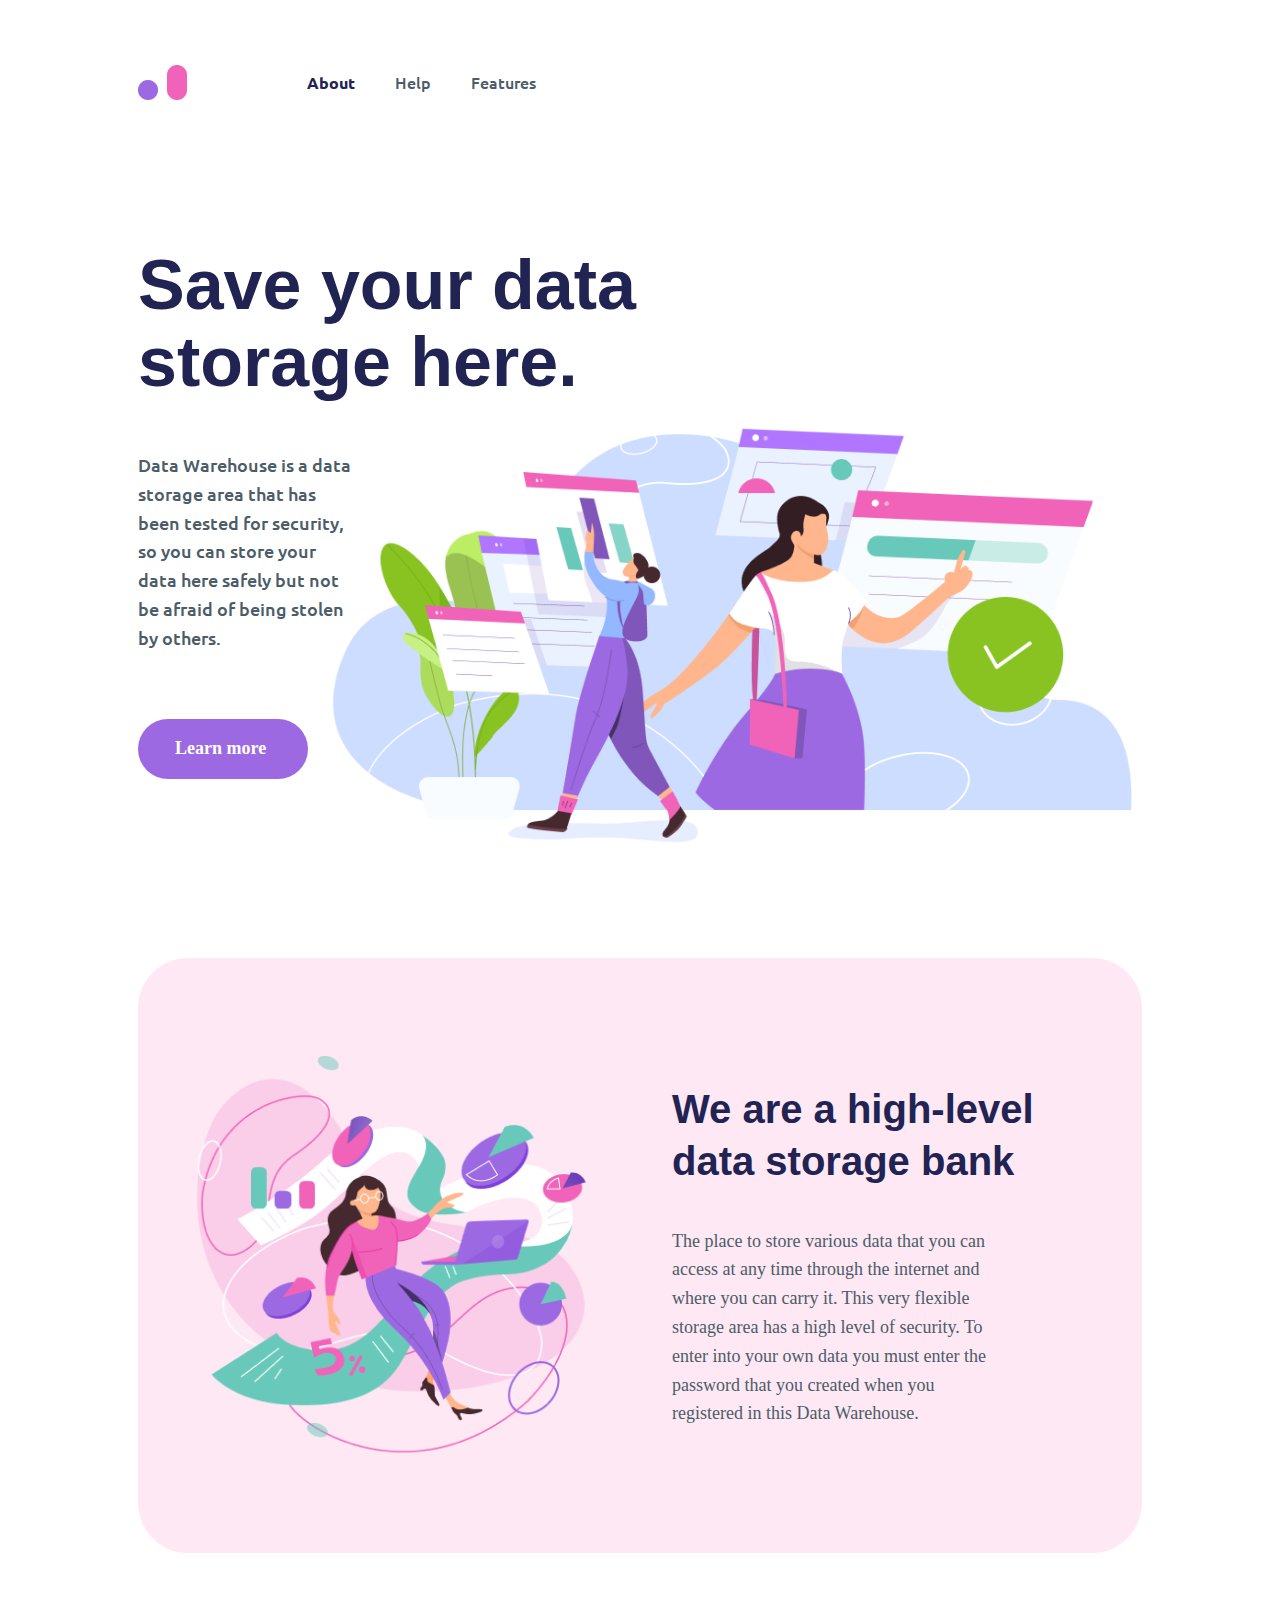
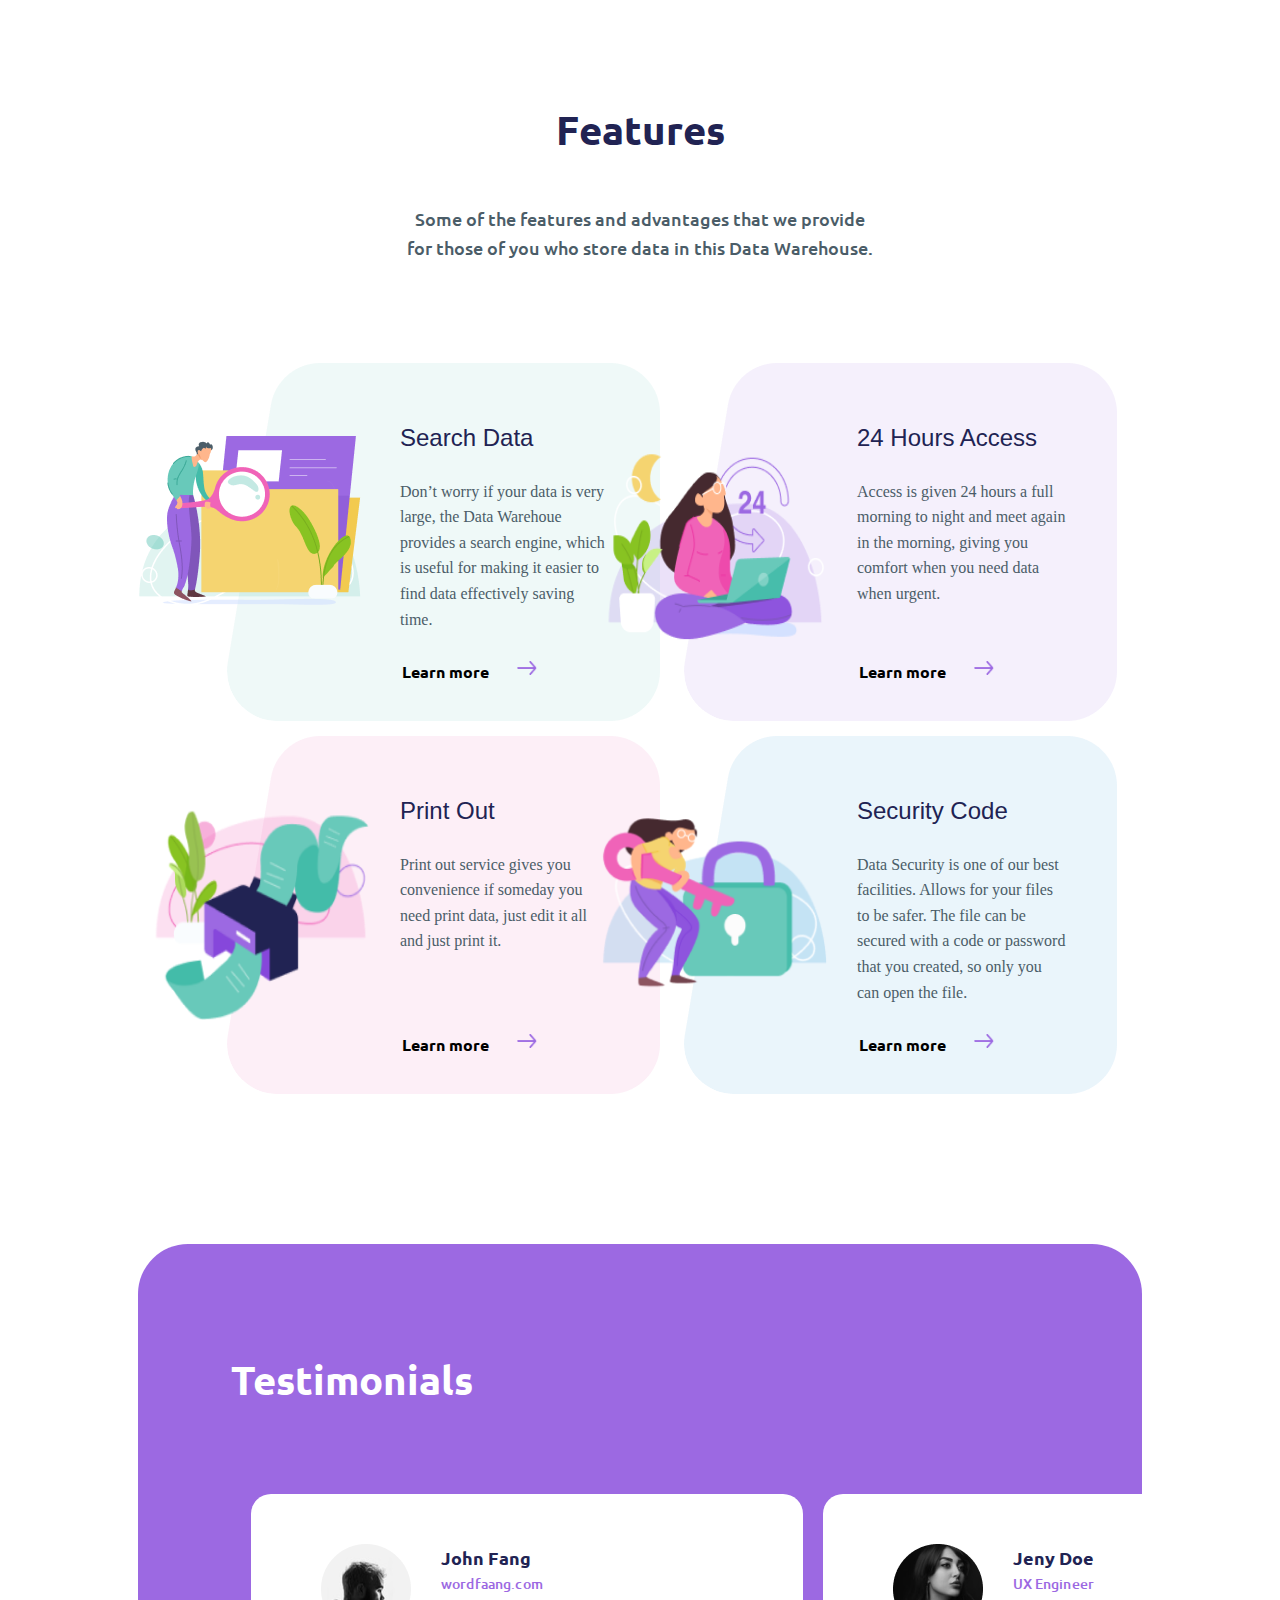
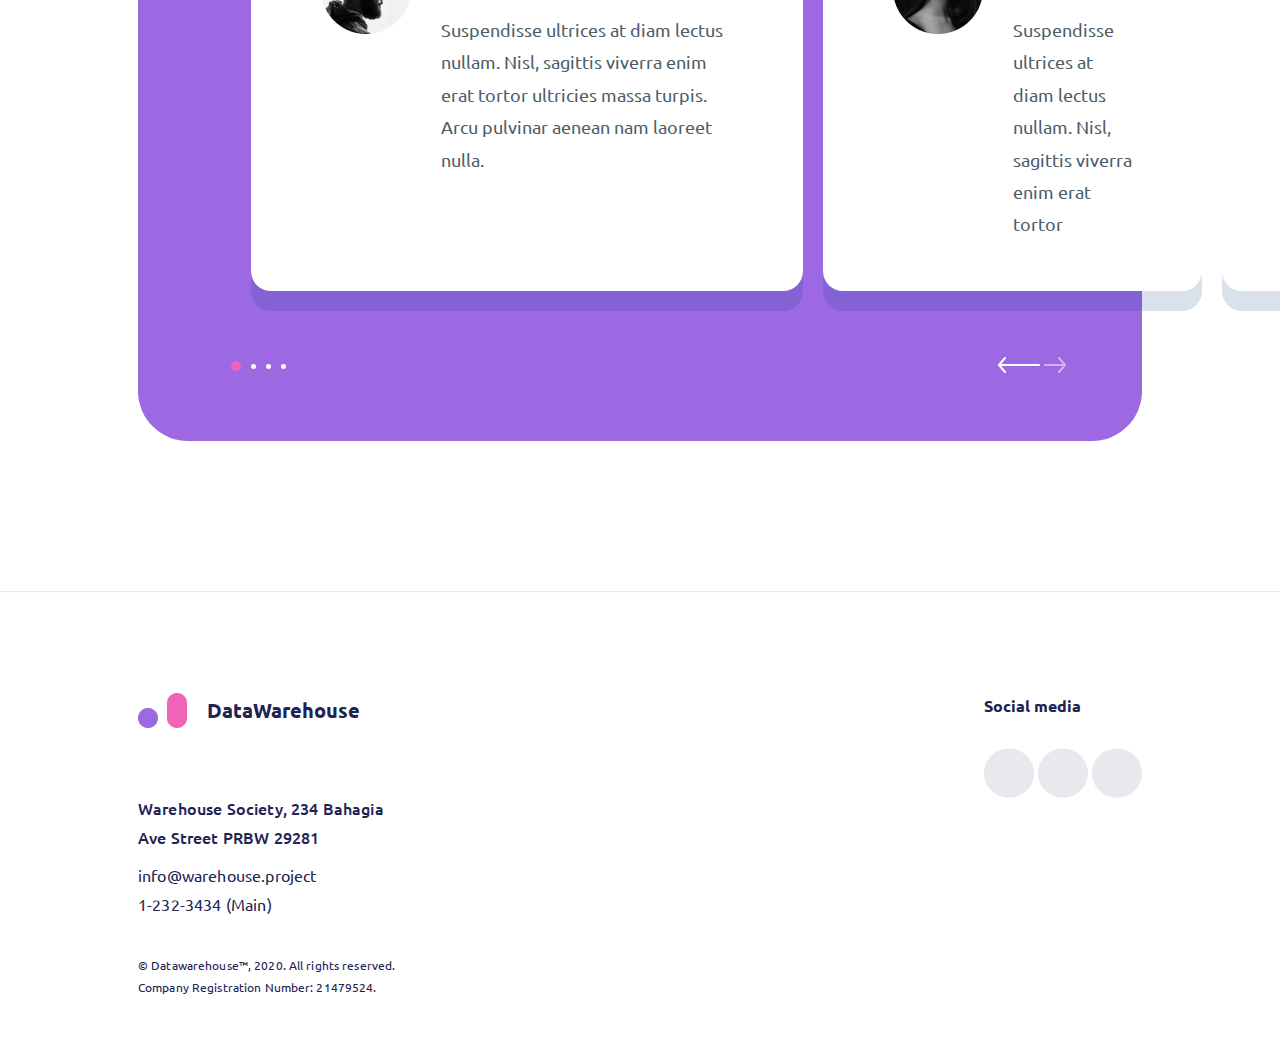
<file: index.html>
<!DOCTYPE html>
<html lang="en">

<head>
    <meta charset="UTF-8">
    <meta http-equiv="X-UA-Compatible" content="IE=edge">
    <meta name="viewport" content="width=device-width, initial-scale=1.0">
    <title>Warehouse - Save your data storage here.</title>
    <style>
        @import url('https://fonts.googleapis.com/css2?family=Roboto:wght@300&family=Ubuntu:wght@500&display=swap');
    </style>
    <link rel="stylesheet" href="style.css">
</head>

<body>
    <div class="wrapper">
        <div class="header">
            <div class="logo">
                <img src="img/Logo.png" alt="photo">
            </div>
            <div class="tabs_group">
                <a href="#id_centrMainContent" class="tab active_tab">About</a>
                <a href="#id_footer" class="tab">Help</a>
                <a href="#id_featuresMainContent__card" class="tab">Features</a>
            </div>
        </div>
        <div class="main">
            <div class="topMainContent">
                <h2>Save your data storage here.</h2>
                <p>
                    Data Warehouse is a data storage area that has been tested for security, so you can store your data here safely but not be afraid of being stolen by others.
                </p>
                <a href="#id_featuresMainContent" class="topMainContent__button">Learn more</a>
                <div class=" IMG "><img src="img/imageBack.png " alt="photo"></div>
            </div>
            <div class="centrMainContent" id="id_centrMainContent">
                <img src="img/image2.png" alt="photo">
                <div class="centrMainContent__textBlock ">
                    <h2>We are a high-level data storage bank</h2>
                    <p>The place to store various data that you can access at any time through the internet and where you can carry it. This very flexible storage area has a high level of security. To enter into your own data you must enter the password
                        that you created when you registered in this Data Warehouse. </p>
                </div>
            </div>
            <div class="featuresMainContent" id="id_featuresMainContent">
                <div class="featuresMainContent__textBlock ">
                    <h2>Features</h2>
                    <p>Some of the features and advantages that we provide for those of you who store data in this Data Warehouse.
                    </p>
                </div>
                <div class="featuresMainContent__card" id="id_featuresMainContent__card">
                    <div class="cardMainContent backIMGgreen ">
                        <img src="img/image31.png" alt="photo">
                        <div>
                            <h2>Search Data</h2>
                            <p>Don’t worry if your data is very large, the Data Warehoue provides a search engine, which is useful for making it easier to find data effectively saving time.</p>
                            <div class="card_tag ">
                                <h4>Learn more</h4>
                                <img src="img/Group56.png" alt="photo">
                            </div>
                        </div>
                    </div>
                    <div class="cardMainContent backIMGpurple ">
                        <img src="img/image4.png" alt="photo">
                        <div>
                            <h2>24 Hours Access</h2>
                            <p>Access is given 24 hours a full morning to night and meet again in the morning, giving you comfort when you need data when urgent.</p>
                            <div class="card_tag ">
                                <h4>Learn more</h4>
                                <img src="img/Group56.png" alt="photo">
                            </div>
                        </div>
                    </div>
                    <div class="cardMainContent backIMGpink ">
                        <img src="img/image51.png" alt="photo">
                        <div>
                            <h2>Print Out</h2>
                            <p>Print out service gives you convenience if someday you need print data, just edit it all and just print it.</p>
                            <div class="card_tag ">
                                <h4>Learn more</h4>
                                <img src="img/Group56.png" alt="photo">
                            </div>
                        </div>
                    </div>
                    <div class="cardMainContent backIMGblue ">
                        <img src="img/image61.png" alt="photo">
                        <div>
                            <h2>Security Code</h2>
                            <p>Data Security is one of our best facilities. Allows for your files to be safer. The file can be secured with a code or password that you created, so only you can open the file.
                            </p>
                            <div class="card_tag ">
                                <h4>Learn more</h4>
                                <img src="img/Group56.png" alt="photo">
                            </div>
                        </div>
                    </div>
                </div>
                <div class="featuresBottomContent ">
                    <h2>Testimonials</h2>
                    <div class="featuresBottomContent__cardBlock ">
                        <div class="featuresBottomContent__cardBlock_cardWide ">
                            <img src="img/Ellipse76.png" alt="photo">
                            <div class="card-text ">
                                <h1>John Fang</h1>
                                <p class="tag ">wordfaang.com</p>
                                <p class="description ">Suspendisse ultrices at diam lectus nullam. Nisl, sagittis viverra enim erat tortor ultricies massa turpis. Arcu pulvinar aenean nam laoreet nulla.
                                </p>
                            </div>
                        </div>
                        <div class="featuresBottomContent__cardBlock_card">
                            <img src="img/Ellipse76(2).png" alt="photo">
                            <div class="card-text ">
                                <h1>Jeny Doe</h1>
                                <p class="tag ">UX Engineer</p>
                                <p class="description ">Suspendisse ultrices at diam lectus nullam. Nisl, sagittis viverra enim erat tortor</p>
                            </div>
                        </div>
                        <div class="featuresBottomContent__cardBlock_card">
                            <img src="img/Ellipse76(3).png" alt="photo">
                            <div class="card-text ">
                                <h1>William</h1>
                                <p class="tag ">Web Designer</p>
                                <p class="description ">Suspendisse ultrices at diam lectus nullam. Nisl, sagittis viverra enim erat tortor</p>
                            </div>
                        </div>
                    </div>
                    <div class="changed_card ">
                        <img src="img/slide.svg" alt="photo">
                        <div class="selector ">
                            <img src="img/Group57.svg" alt="photo">
                            <img src="img/Group56.svg" alt="photo">
                        </div>
                    </div>
                </div>
            </div>
        </div>
        <hr class="line ">
        <div class="footer" id="id_footer">
            <div class="footer__left ">
                <div class="footer__left_logo ">
                    <img src="img/Logo.png" alt="photo">
                    <h2>DataWarehouse</h2>
                </div>
                <p class="contact_info-adress ">Warehouse Society, 234 Bahagia Ave Street PRBW 29281</p>
                <p class="contact_info-phone ">info@warehouse.project 1-232-3434 (Main)</p>
                <p class="contact_info ">© Datawarehouse™, 2020. All rights reserved. Company Registration Number: 21479524.
                </p>
            </div>
            <div class="footer__right ">
                <h2>Social media</h2>
                <div class="footer__right_socialNetwork">
                    <img src="img/socialNetwork.png" alt="photo">
                    <img src="img/socialNetwork.png" alt="photo">
                    <img src="img/socialNetwork.png" alt="photo">
                </div>
            </div>
        </div>
    </div>
</body>

</html>
</file>
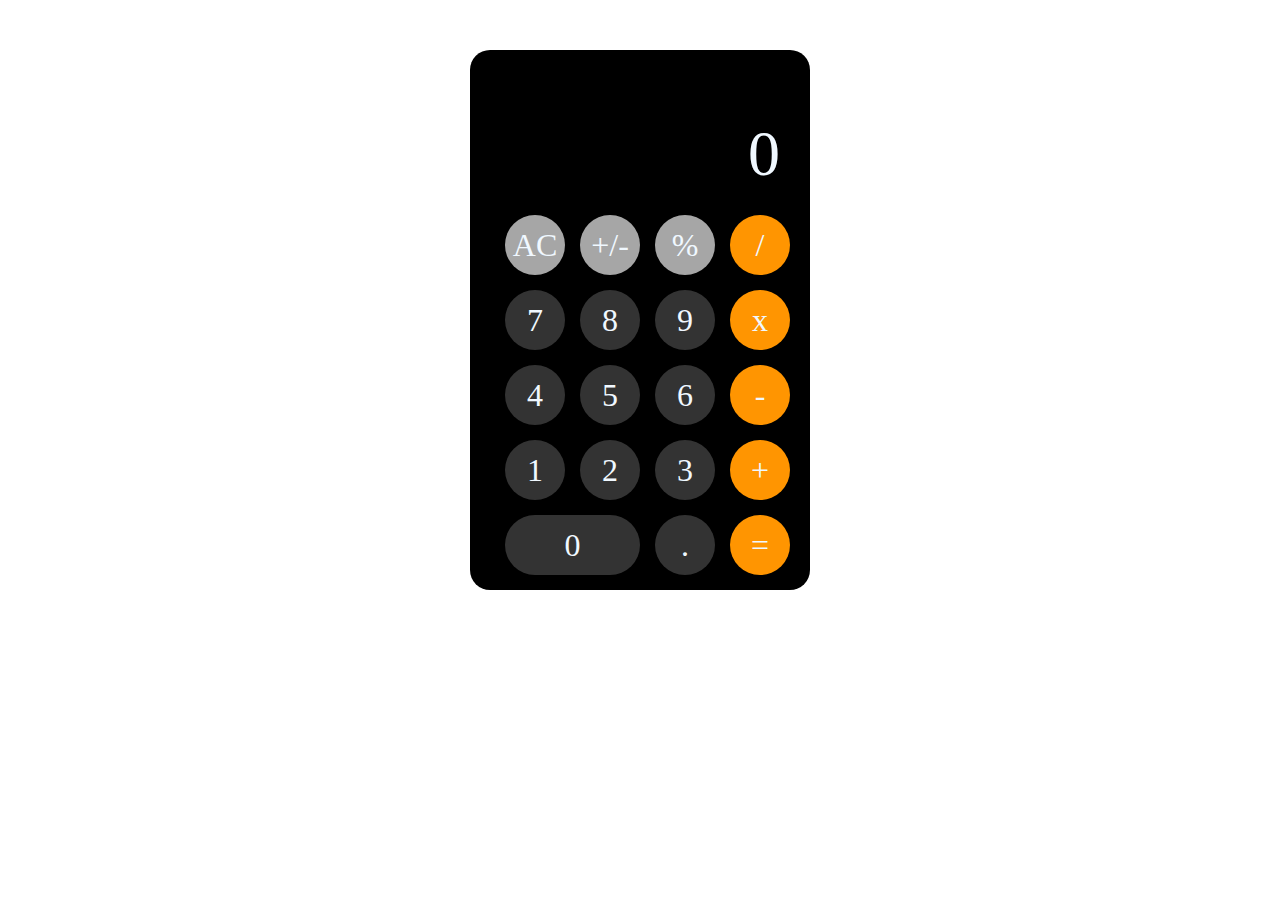
<file: calculator/index.html>
<!DOCTYPE html>
<html lang="en">

<head>
    <meta charset="UTF-8">
    <meta http-equiv="X-UA-Compatible" content="IE=edge">
    <meta name="viewport" content="width=device-width, initial-scale=1.0">
    <title>Calculator</title>
    <style>

    </style>
    <link rel="stylesheet" href="style.css">
</head>

<body>

    <div class="calc">
        <div class="calc_screen">
            <p>0</p>
        </div>
        <div class="buttons">
            <div class="btn ac bg-grey">AC</div>
            <div class="btn plus-minus bg-grey">+/-</div>
            <div class="btn percent bg-grey">%</div>
            <div class="btn del bg-orange">/</div>

            <div class="btn seven">7</div>
            <div class="btn eight">8</div>
            <div class="btn nine">9</div>
            <div class="btn proiz bg-orange">x</div>

            <div class="btn four">4</div>
            <div class="btn five">5</div>
            <div class="btn six">6</div>
            <div class="btn minus bg-orange">-</div>

            <div class="btn one">1</div>
            <div class="btn two">2</div>
            <div class="btn three">3</div>
            <div class="btn plus bg-orange">+</div>

            <div class="btn zero">0</div>
            <div class="empty"></div>
            <div class="btn dot">.</div>
            <div class="btn equal bg-orange">=</div>
        </div>
    </div>
    <script src="main.js"></script>
</body>
</file>
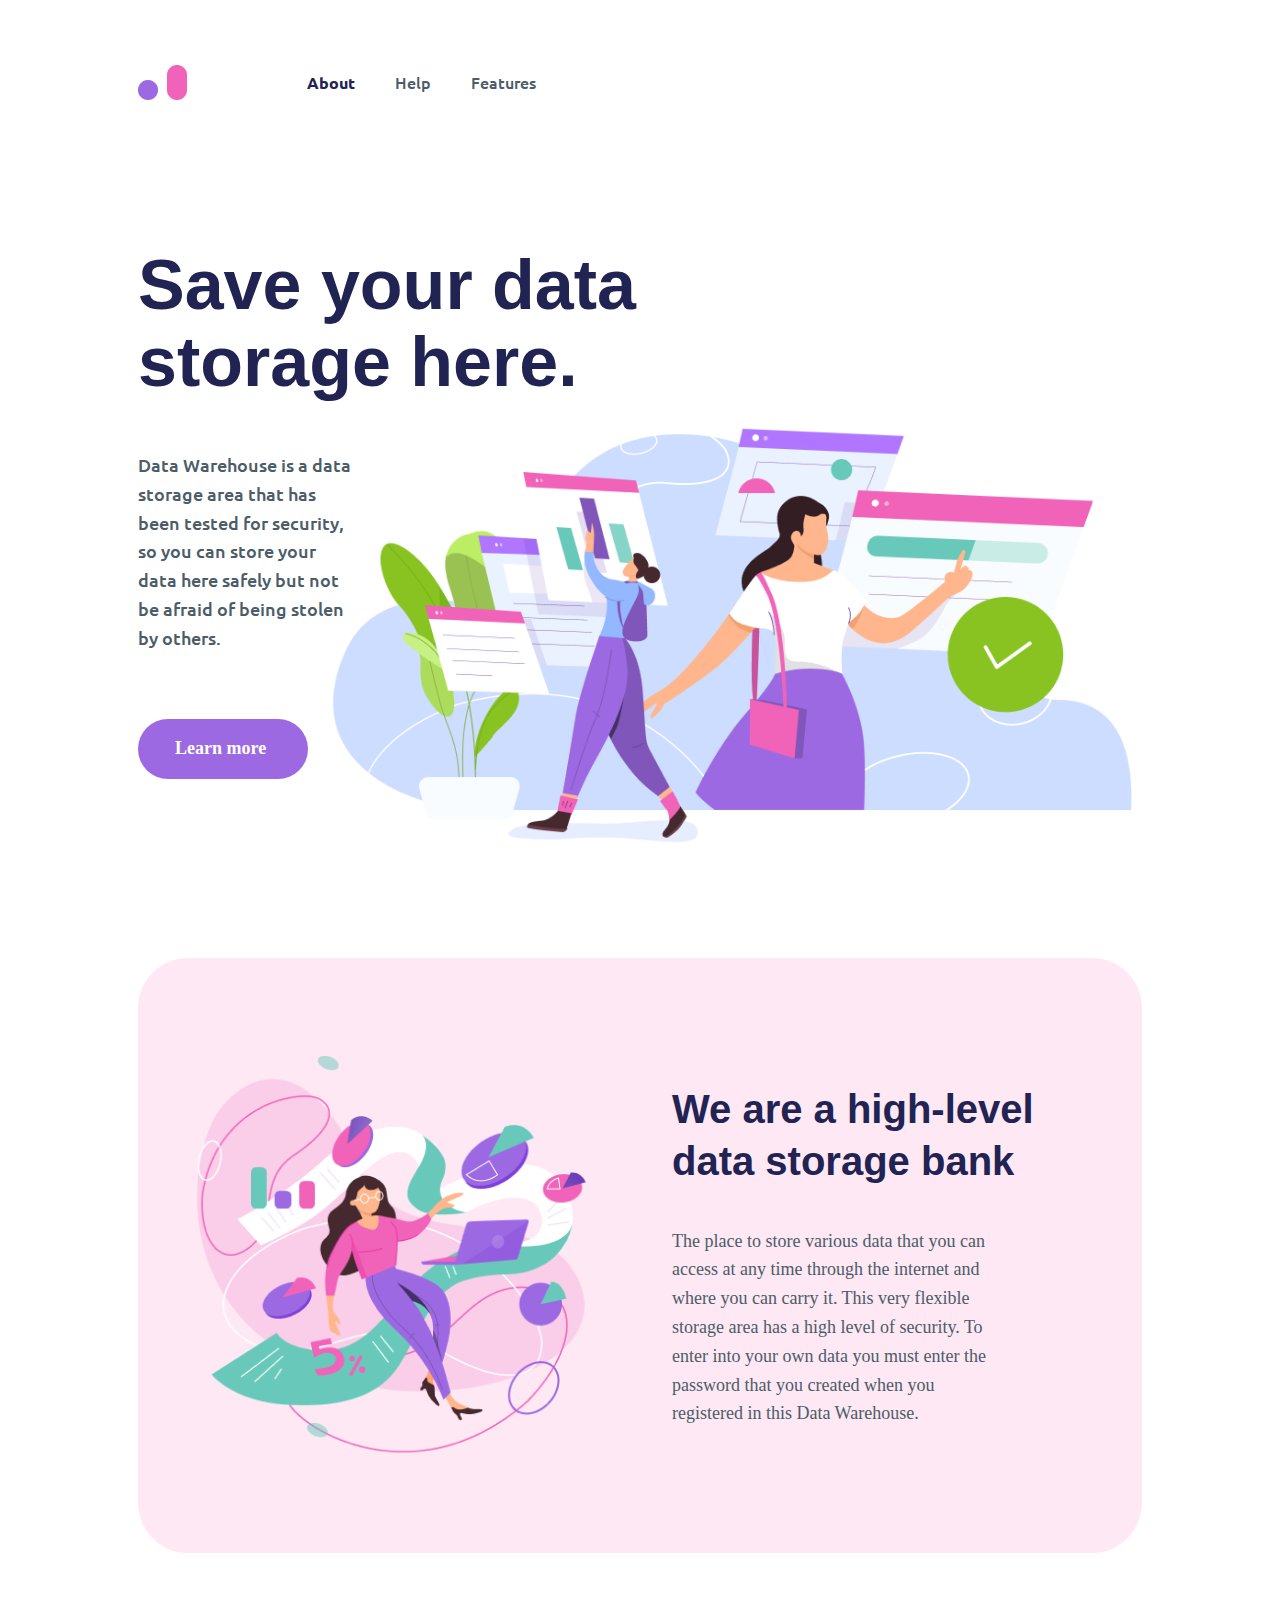
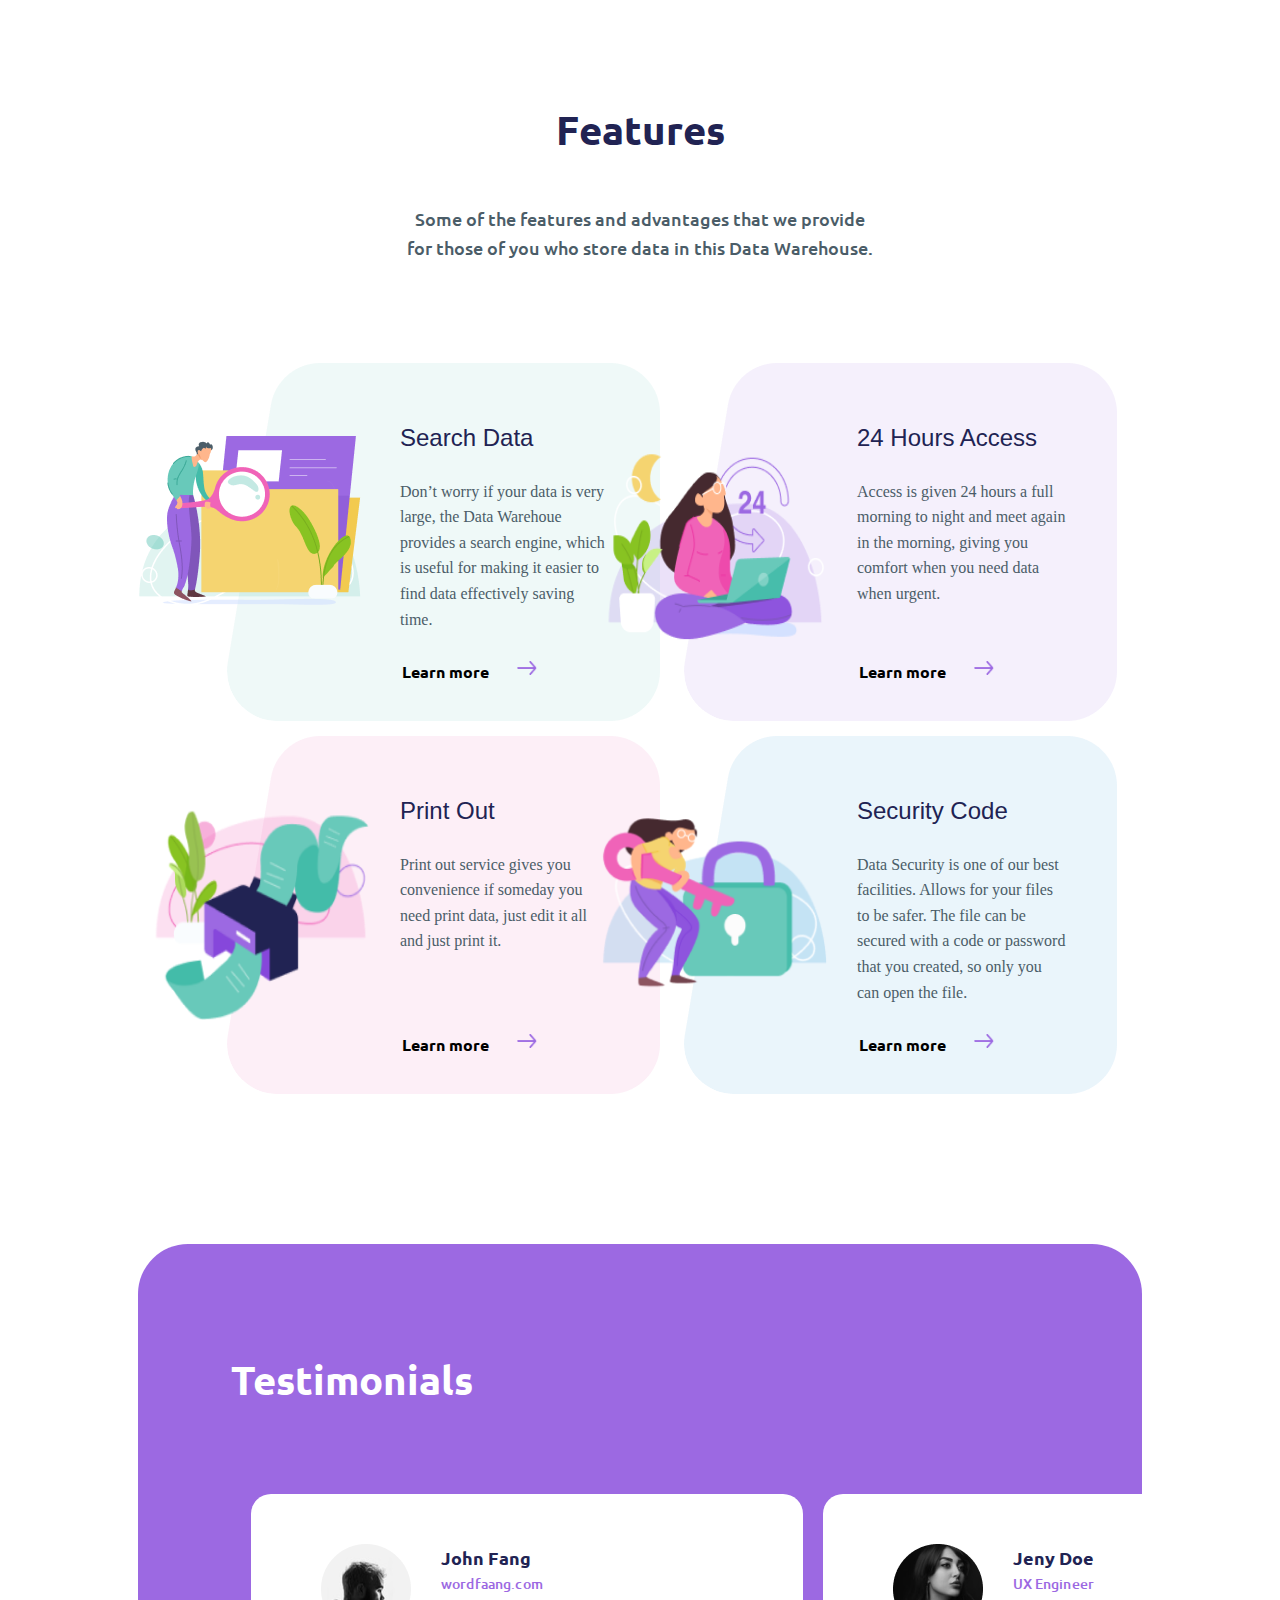
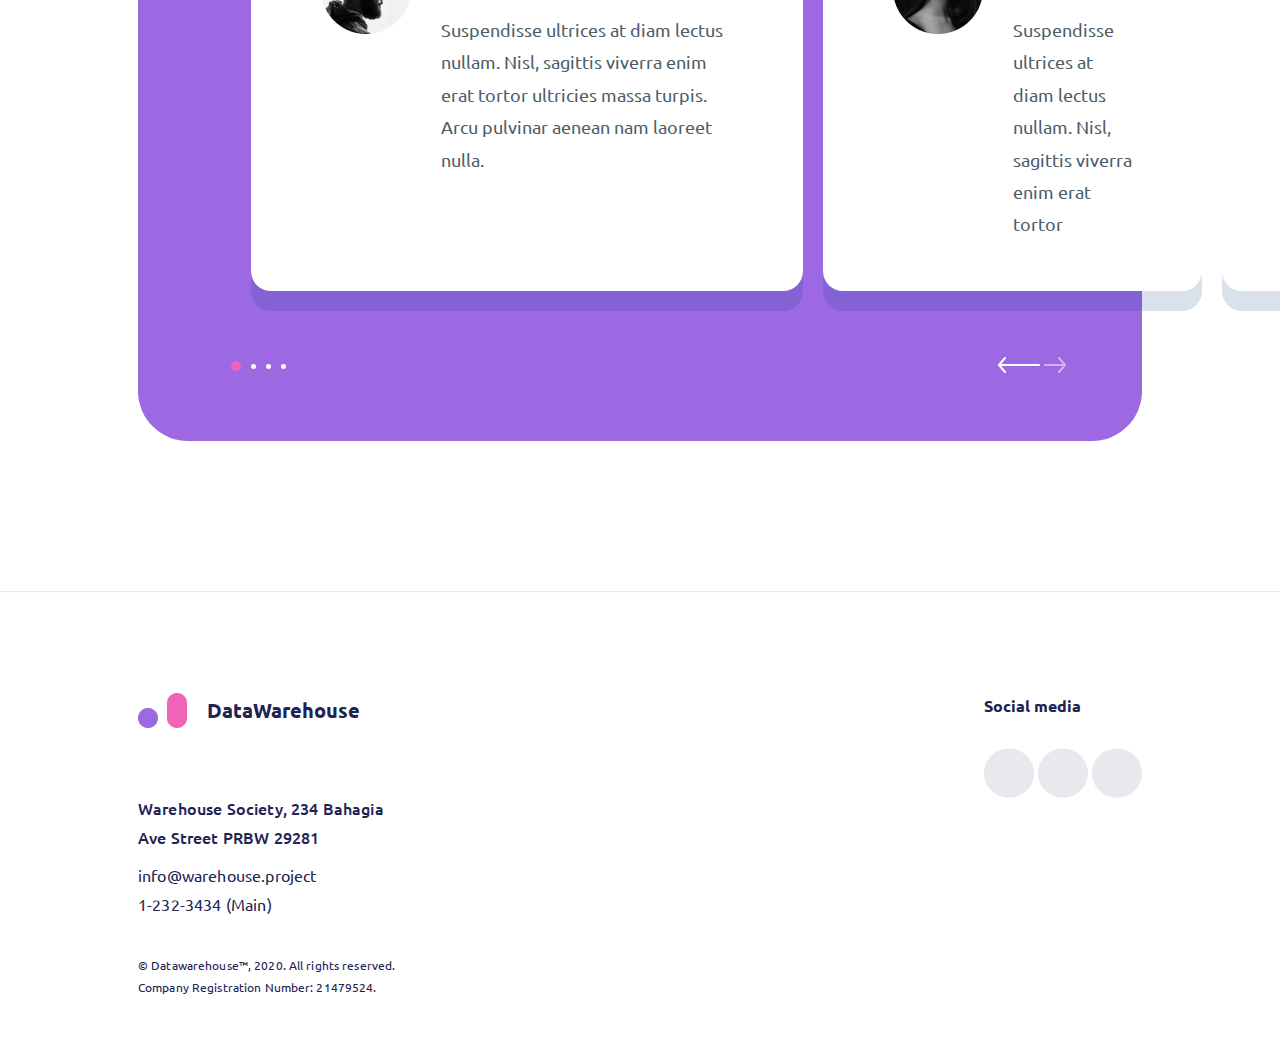
<file: module1/index.html>
<!DOCTYPE html>
<html lang="en">

<head>
    <meta charset="UTF-8">
    <meta http-equiv="X-UA-Compatible" content="IE=edge">
    <meta name="viewport" content="width=device-width, initial-scale=1.0">
    <title>Warehouse - Save your data storage here.</title>
    <style>
        @import url('https://fonts.googleapis.com/css2?family=Roboto:wght@300&family=Ubuntu:wght@500&display=swap');
    </style>
    <link rel="stylesheet" href="style.css">
</head>

<body>
    <!-- Глянул -->
    <div class="wrapper">
        <div class="header">
            <div class="logo">
                <img src="img/Logo.png" alt="photo">
            </div>
            <div class="tabs_group">
                <a href="#id_centrMainContent" class="tab active_tab">About</a>
                <a href="#id_footer" class="tab">Help</a>
                <a href="#id_featuresMainContent__card" class="tab">Features</a>
            </div>
        </div>
        <div class="main">
            <div class="topMainContent">
                <h2>Save your data storage here.</h2>
                <p>
                    Data Warehouse is a data storage area that has been tested for security, so you can store your data here safely but not be afraid of being stolen by others.
                </p>
                <a href="#id_featuresMainContent" class="topMainContent__button">Learn more</a>
                <div class=" IMG "><img src="img/imageBack.png " alt="photo"></div>
            </div>
            <div class="centrMainContent" id="id_centrMainContent">
                <img src="img/image2.png" alt="photo">
                <div class="centrMainContent__textBlock ">
                    <h2>We are a high-level data storage bank</h2>
                    <p>The place to store various data that you can access at any time through the internet and where you can carry it. This very flexible storage area has a high level of security. To enter into your own data you must enter the password
                        that you created when you registered in this Data Warehouse. </p>
                </div>
            </div>
            <div class="featuresMainContent" id="id_featuresMainContent">
                <div class="featuresMainContent__textBlock ">
                    <h2>Features</h2>
                    <p>Some of the features and advantages that we provide for those of you who store data in this Data Warehouse.
                    </p>
                </div>
                <div class="featuresMainContent__card" id="id_featuresMainContent__card">
                    <div class="cardMainContent backIMGgreen ">
                        <img src="img/image31.png" alt="photo">
                        <div>
                            <h2>Search Data</h2>
                            <p>Don’t worry if your data is very large, the Data Warehoue provides a search engine, which is useful for making it easier to find data effectively saving time.</p>
                            <div class="card_tag ">
                                <h4>Learn more</h4>
                                <img src="img/Group56.png" alt="photo">
                            </div>
                        </div>
                    </div>
                    <div class="cardMainContent backIMGpurple ">
                        <img src="img/image4.png" alt="photo">
                        <div>
                            <h2>24 Hours Access</h2>
                            <p>Access is given 24 hours a full morning to night and meet again in the morning, giving you comfort when you need data when urgent.</p>
                            <div class="card_tag ">
                                <h4>Learn more</h4>
                                <img src="img/Group56.png" alt="photo">
                            </div>
                        </div>
                    </div>
                    <div class="cardMainContent backIMGpink ">
                        <img src="img/image51.png" alt="photo">
                        <div>
                            <h2>Print Out</h2>
                            <p>Print out service gives you convenience if someday you need print data, just edit it all and just print it.</p>
                            <div class="card_tag ">
                                <h4>Learn more</h4>
                                <img src="img/Group56.png" alt="photo">
                            </div>
                        </div>
                    </div>
                    <div class="cardMainContent backIMGblue ">
                        <img src="img/image61.png" alt="photo">
                        <div>
                            <h2>Security Code</h2>
                            <p>Data Security is one of our best facilities. Allows for your files to be safer. The file can be secured with a code or password that you created, so only you can open the file.
                            </p>
                            <div class="card_tag ">
                                <h4>Learn more</h4>
                                <img src="img/Group56.png" alt="photo">
                            </div>
                        </div>
                    </div>
                </div>
                <div class="featuresBottomContent ">
                    <h2>Testimonials</h2>
                    <div class="featuresBottomContent__cardBlock ">
                        <div class="featuresBottomContent__cardBlock_cardWide ">
                            <img src="img/Ellipse76.png" alt="photo">
                            <div class="card-text ">
                                <h1>John Fang</h1>
                                <p class="tag ">wordfaang.com</p>
                                <p class="description ">Suspendisse ultrices at diam lectus nullam. Nisl, sagittis viverra enim erat tortor ultricies massa turpis. Arcu pulvinar aenean nam laoreet nulla.
                                </p>
                            </div>
                        </div>
                        <div class="featuresBottomContent__cardBlock_card">
                            <img src="img/Ellipse76(2).png" alt="photo">
                            <div class="card-text ">
                                <h1>Jeny Doe</h1>
                                <p class="tag ">UX Engineer</p>
                                <p class="description ">Suspendisse ultrices at diam lectus nullam. Nisl, sagittis viverra enim erat tortor</p>
                            </div>
                        </div>
                        <div class="featuresBottomContent__cardBlock_card">
                            <img src="img/Ellipse76(3).png" alt="photo">
                            <div class="card-text ">
                                <h1>William</h1>
                                <p class="tag ">Web Designer</p>
                                <p class="description ">Suspendisse ultrices at diam lectus nullam. Nisl, sagittis viverra enim erat tortor</p>
                            </div>
                        </div>
                    </div>
                    <div class="changed_card ">
                        <img src="img/slide.svg" alt="photo">
                        <div class="selector ">
                            <img src="img/Group57.svg" alt="photo">
                            <img src="img/Group56.svg" alt="photo">
                        </div>
                    </div>
                </div>
            </div>
        </div>
        <hr class="line ">
        <div class="footer" id="id_footer">
            <div class="footer__left ">
                <div class="footer__left_logo ">
                    <img src="img/Logo.png" alt="photo">
                    <h2>DataWarehouse</h2>
                </div>
                <p class="contact_info-adress ">Warehouse Society, 234 Bahagia Ave Street PRBW 29281</p>
                <p class="contact_info-phone ">info@warehouse.project 1-232-3434 (Main)</p>
                <p class="contact_info ">© Datawarehouse™, 2020. All rights reserved. Company Registration Number: 21479524.
                </p>
            </div>
            <div class="footer__right ">
                <h2>Social media</h2>
                <div class="footer__right_socialNetwork">
                    <img src="img/socialNetwork.png" alt="photo">
                    <img src="img/socialNetwork.png" alt="photo">
                    <img src="img/socialNetwork.png" alt="photo">
                </div>
            </div>
        </div>
    </div>
</body>

</html>
</file>
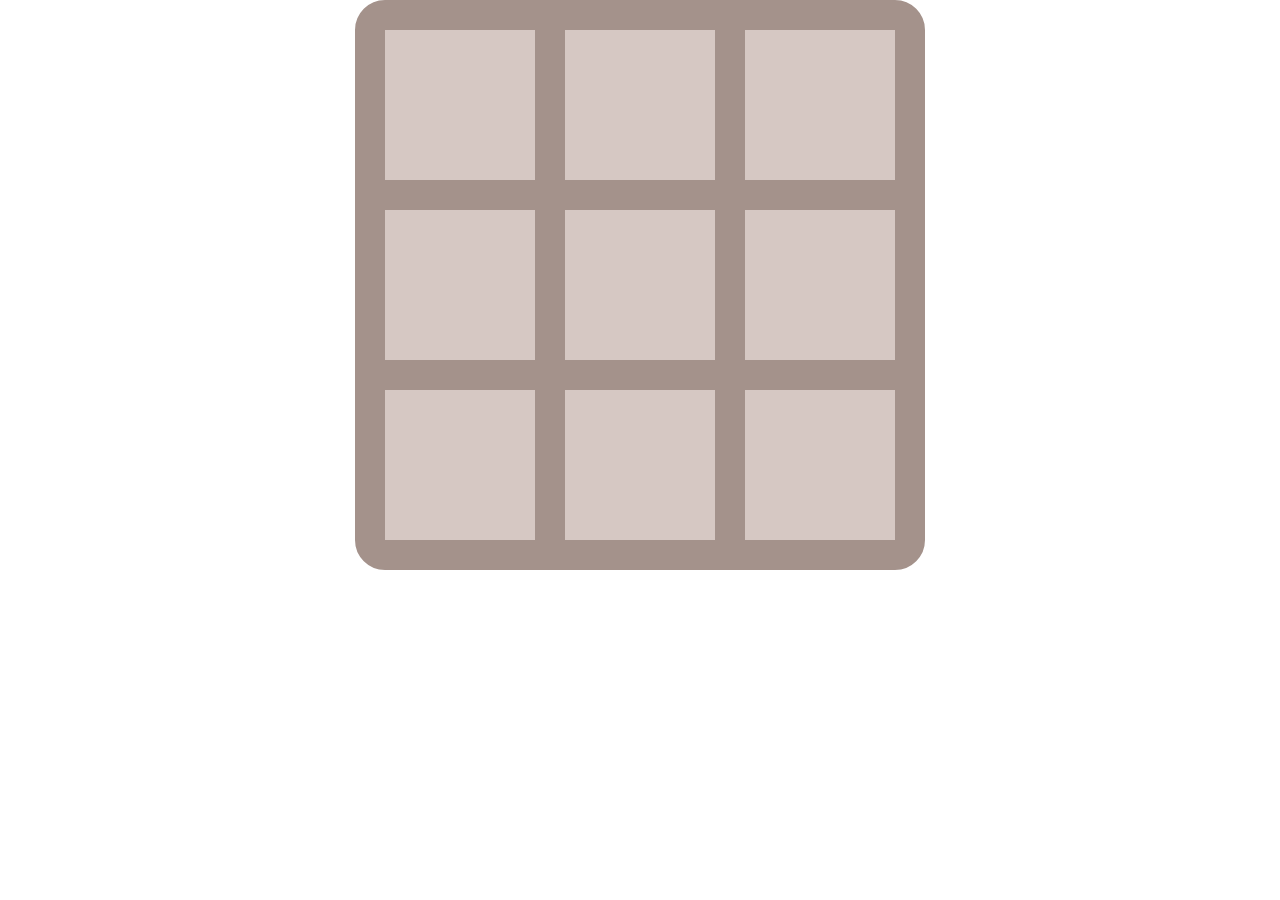
<file: крестики-нолики/index.html>
<!DOCTYPE html>
<html lang="en">

<head>
    <meta charset="UTF-8">
    <meta http-equiv="X-UA-Compatible" content="IE=edge">
    <meta name="viewport" content="width=device-width, initial-scale=1.0">
    <title></title>
    <style>

    </style>
    <link rel="stylesheet" href="style.css">

</head>



<body>
    <div class="wrapper">
        <div class="board " id="area">
            <div class="cell "></div>
            <div class="cell "></div>
            <div class="cell "></div>

            <div class="cell "></div>
            <div class="cell "></div>
            <div class="cell "></div>

            <div class="cell "></div>
            <div class="cell "></div>
            <div class="cell "></div>
        </div>
    </div>

    <script src="index.js"></script>
</body>
</file>
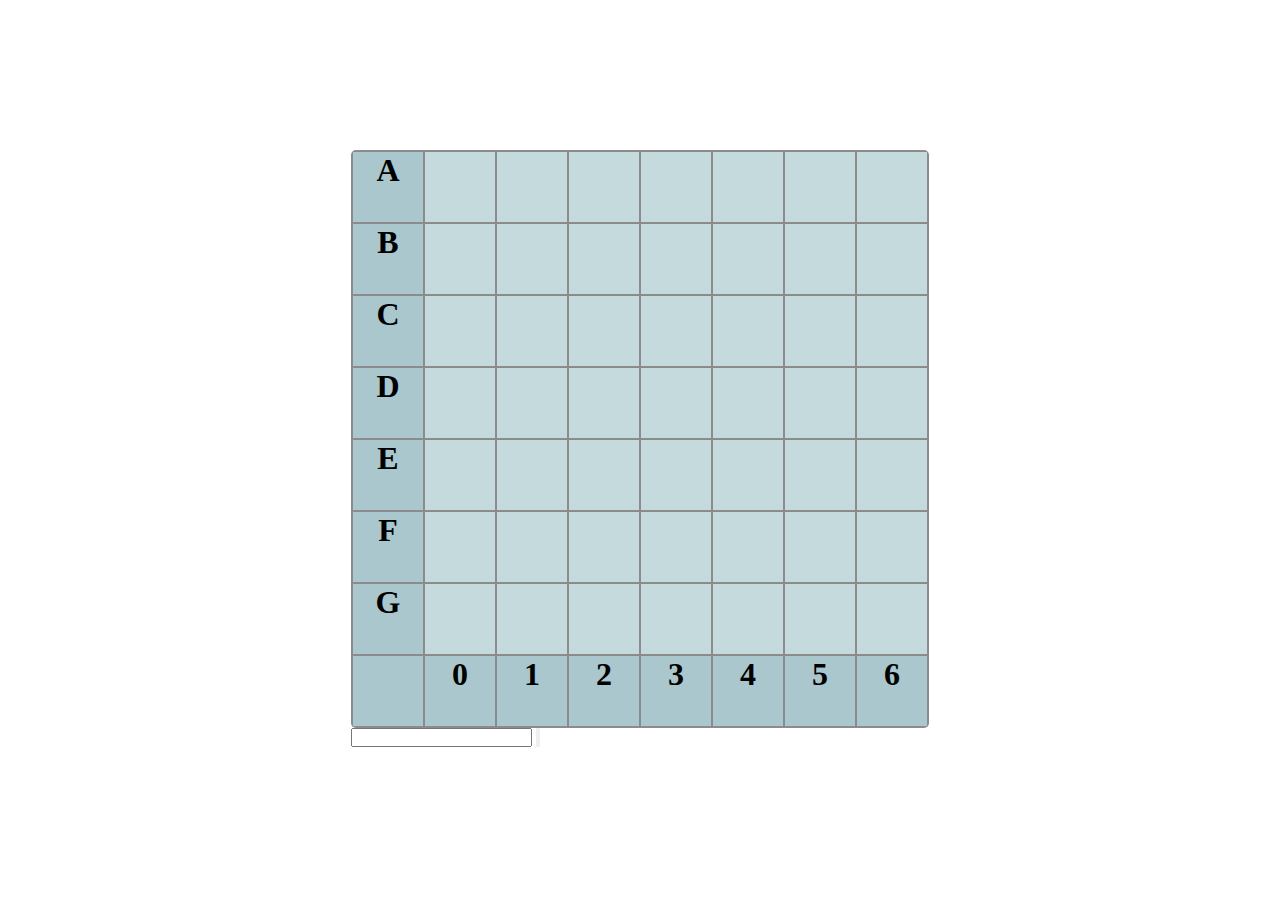
<file: battleShip/indexBattleship.html>
<!DOCTYPE html>
<html lang="en">

<head>
    <meta charset="UTF-8">
    <meta http-equiv="X-UA-Compatible" content="IE=edge">
    <meta name="viewport" content="width=device-width, initial-scale=1.0">
    <title>Battleship</title>
    <style>

    </style>
    <link rel="stylesheet" href="styleBattleShip.css">
</head>

<body>

    <div class="wrapper">
        <div class="playField">
            <div id="messageArea"></div>
            <div class="field">
                <div class="cell_bookTitle">
                    <h1>A</h1>
                </div>
                <div class="cell" id="00"></div>
                <div class="cell" id="10"></div>
                <div class="cell" id="20"></div>
                <div class="cell" id="30"></div>
                <div class="cell" id="40"></div>
                <div class="cell" id="50"></div>
                <div class="cell" id="60"></div>
                <div class="cell_bookTitle">
                    <h1>B</h1>
                </div>
                <div class="cell" id="01"></div>
                <div class="cell" id="11"></div>
                <div class="cell" id="21"></div>
                <div class="cell" id="31"></div>
                <div class="cell" id="41"></div>
                <div class="cell" id="51"></div>
                <div class="cell" id="61"></div>
                <div class="cell_bookTitle">
                    <h1>C</h1>
                </div>
                <div class="cell" id="02"></div>
                <div class="cell" id="12"></div>
                <div class="cell" id="22"></div>
                <div class="cell" id="32"></div>
                <div class="cell" id="42"></div>
                <div class="cell" id="52"></div>
                <div class="cell" id="62"></div>
                <div class="cell_bookTitle">
                    <h1>D</h1>
                </div>
                <div class="cell" id="03"></div>
                <div class="cell" id="13"></div>
                <div class="cell" id="23"></div>
                <div class="cell" id="33"></div>
                <div class="cell" id="43"></div>
                <div class="cell" id="53"></div>
                <div class="cell" id="63"></div>
                <div class="cell_bookTitle">
                    <h1>E</h1>
                </div>
                <div class="cell" id="04"></div>
                <div class="cell" id="14"></div>
                <div class="cell" id="24"></div>
                <div class="cell" id="34"></div>
                <div class="cell" id="44"></div>
                <div class="cell" id="54"></div>
                <div class="cell" id="64"></div>
                <div class="cell_bookTitle">
                    <h1>F</h1>
                </div>
                <div class="cell" id="05"></div>
                <div class="cell" id="15"></div>
                <div class="cell" id="25"></div>
                <div class="cell" id="35"></div>
                <div class="cell" id="45"></div>
                <div class="cell" id="55"></div>
                <div class="cell" id="65"></div>
                <div class="cell_bookTitle">
                    <h1>G</h1>
                </div>
                <div class="cell" id="06"></div>
                <div class="cell" id="16"></div>
                <div class="cell" id="26"></div>
                <div class="cell" id="36"></div>
                <div class="cell" id="46"></div>
                <div class="cell" id="56"></div>
                <div class="cell" id="66"></div>
                <div class="cell_bookTitle">

                </div>
                <div class="cell_numbTitle">
                    <h1>0</h1>
                </div>
                <div class="cell_numbTitle">
                    <h1>1</h1>
                </div>
                <div class="cell_numbTitle">
                    <h1>2</h1>
                </div>
                <div class="cell_numbTitle">
                    <h1>3</h1>
                </div>
                <div class="cell_numbTitle">
                    <h1>4</h1>
                </div>
                <div class="cell_numbTitle">
                    <h1>5</h1>
                </div>
                <div class="cell_numbTitle">
                    <h1>6</h1>
                </div>
            </div>
            <div class="board_enter" id="board">
                <form action="">
                    <input type="text" id="guess">
                    <input type="button" id="fire">
                </form>
            </div>
        </div>
    </div>
    <script src="movieBattleShip.js"></script>
</body>
</file>
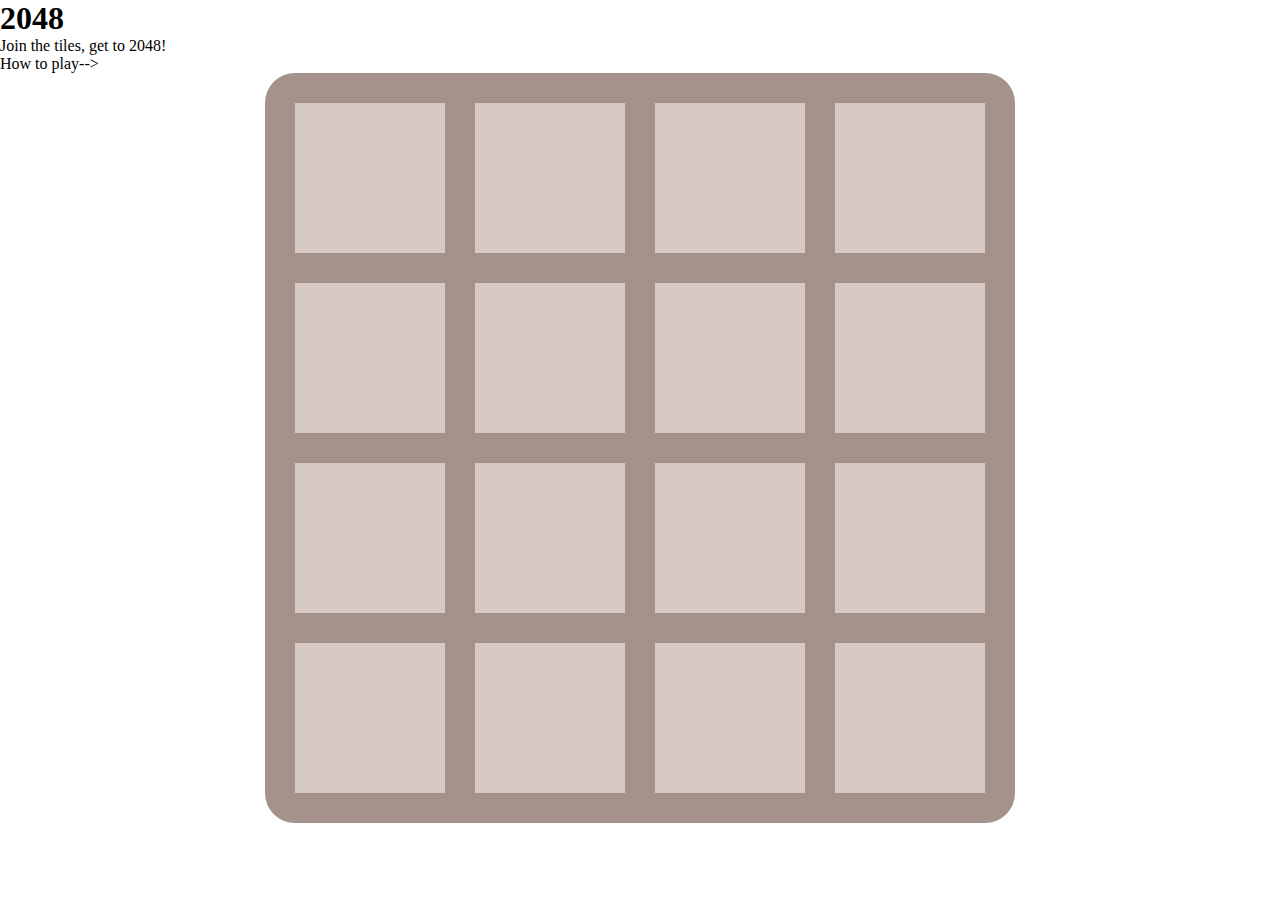
<file: module2/2048.html>
<!DOCTYPE html>
<html lang="en">

<head>
    <meta charset="UTF-8">
    <meta http-equiv="X-UA-Compatible" content="IE=edge">
    <meta name="viewport" content="width=device-width, initial-scale=1.0">
    <title>Game2048</title>
    <style>

    </style>
    <link rel="stylesheet" href="style2048.css">

</head>



<body>
    <div class="wrapper ">

        <div class="header ">
            <div class="leftContent ">
                <h1>2048</h1>
                <p>Join the tiles, get to 2048!</p>
                <p>How to play--></p>
            </div>
            <div class="rightContent ">
            </div>
        </div>
    </div>
    <div class="gameBord">
        <div class="gameBord__field ">
            <div class="cell " id="00"></div>
            <div class="cell " id="01"></div>
            <div class="cell " id="02"></div>
            <div class="cell " id="03"></div>

            <div class="cell " id="01"></div>
            <div class="cell " id="11"></div>
            <div class="cell " id="21"></div>
            <div class="cell " id="31"></div>

            <div class="cell " id="02"></div>
            <div class="cell " id="12"></div>
            <div class="cell " id="22"></div>
            <div class="cell " id="32"></div>

            <div class="cell " id="03"></div>
            <div class="cell " id="13"></div>
            <div class="cell " id="23"></div>
            <div class="cell " id="33"></div>
        </div>
    </div>

    </div>
    <script src="game2048.js"></script>
</body>
</file>
<file: style.css>
* {
        margin: 0;
        padding: 0;
        box-sizing: border-box;
        font-family: 'Ubuntu', sans-serif;
    }
    
    body {
        display: flex;
        justify-content: center;
    }
    
    .header {
        display: flex;
        margin-top: 65px;
        height: 35px;
    }
    
    .tabs_group {
        display: flex;
        margin-left: 100px;
        height: 100%;
    }
    
    .tab {
        height: 100%;
        display: flex;
        align-items: center;
        padding: 0 20px;
        font-weight: 500;
        font-size: 16px;
        line-height: 160%;
        color: #4B5D68;
        text-decoration: none;
    }
    
    .active_tab {
        font-weight: 800;
        color: #212353;
    }
    
    .active_tab:hover {
        color: rgb(230, 61, 230)
    }
    
    .tab:hover {
        color: rgb(230, 61, 230)
    }
    
    .wrapper {
        min-width: 0;
        max-width: 1393px;
        flex-shrink: 1;
        overflow: hidden;
        padding: 0px 138px
    }
    
    .topMainContent {
        width: 100%;
        position: relative;
        padding-bottom: 80px;
    }
    
    .topMainContent h2 {
        font-family: Helvetica;
        font-style: normal;
        font-weight: bold;
        font-size: 80px;
        line-height: 110%;
        display: flex;
        align-items: center;
        color: #212353;
        padding-top: 147px;
        width: 78%;
    }
    
    .topMainContent p {
        padding-bottom: 66px;
        padding-top: 50px;
        width: 380px;
        font-weight: 500;
        font-size: 18px;
        line-height: 160%;
        color: #4B5D68;
    }
    
    .topMainContent__button {
        padding: 16px 37px;
        text-decoration: none;
        font-family: Avenir;
        font-style: normal;
        font-weight: 800;
        font-size: 18px;
        line-height: 160%;
        display: flex;
        align-items: center;
        text-align: center;
        color: #FFFFFF;
        width: 170px;
        height: 60px;
        left: 240px;
        top: 644px;
        background: #9C69E2;
        border-radius: 50px;
    }
    
    .centrMainContent {
        background-color: rgba(240, 99, 184, 0.15);
        border-radius: 50px;
        margin-top: 99px;
        display: flex;
    }
    
    .centrMainContent img {
        padding-bottom: 32px;
        padding-top: 32px;
        width: 469px;
        height: 496px;
    }
    
    .centrMainContent__textBlock {
        padding-top: 125px;
        padding-right: 93px;
        padding-bottom: 125px;
        padding-left: 65px;
    }
    
    .centrMainContent__textBlock h2 {
        width: 100%;
        font-family: Helvetica;
        font-style: normal;
        font-weight: bold;
        font-size: 40px;
        line-height: 130%;
        display: flex;
        align-items: center;
        color: #212353;
    }
    
    .centrMainContent__textBlock p {
        font-family: Avenir;
        font-style: normal;
        font-weight: 500;
        font-size: 18px;
        line-height: 160%;
        color: #4B5D68;
        padding-top: 40px;
        max-width: 84%;
    }
    
    .featuresMainContent__textBlock {
        text-align: center;
        padding-top: 150px;
    }
    
    .featuresMainContent__textBlock h2 {
        font-size: 40px;
        line-height: 130%;
        color: #212353;
    }
    
    .featuresMainContent__textBlock p {
        color: #4B5D68;
        font-weight: 500;
        font-size: 18px;
        line-height: 160%;
        padding: 50px 265px;
    }
    
    .featuresMainContent__card {
        display: grid;
        grid-template-columns: 442px 442px;
        column-gap: 147px;
        row-gap: 50px;
        padding-top: 50px;
        padding-left: 89px;
    }
    
    .IMG {
        position: absolute;
        right: -8%;
        bottom: 0px;
        width: 75%;
    }
    
    .cardMainContent {
        background-repeat: no-repeat;
        width: 442px;
        height: 358px;
        border-radius: 50px;
        padding-top: 73px;
        display: flex;
    }
    
    .backIMGgreen {
        background-image: url(img/Rectangle39.png);
    }
    
    .backIMGpurple {
        background-image: url(img/Rectangle\ 39\ \(2\).png);
    }
    
    .backIMGpink {
        background-image: url(img/Rectangle\ 39\ \(3\).png);
    }
    
    .backIMGblue {
        background-image: url(img/Rectangle\ 39\ \(4\).png);
    }
    
    .cardMainContent img {
        width: 232px;
        height: 211px;
        margin-left: -89px;
    }
    
    .cardMainContent h2 {
        font-family: Helvetica;
        font-style: normal;
        font-weight: normal;
        font-size: 24px;
        line-height: 130%;
        align-items: center;
        color: #212353;
        height: 1%;
        width: 75%;
        display: flex;
        padding-left: 30px;
    }
    
    .cardMainContent p {
        width: 80%;
        height: 78%;
        font-family: Avenir;
        font-style: normal;
        font-weight: normal;
        font-size: 16px;
        line-height: 160%;
        color: #4B5D68;
        padding-top: 40px;
        padding-left: 30px;
    }
    
    .card_tag {
        display: flex;
        justify-content: space-between;
        width: 45%;
        margin-left: 32px;
    }
    
    .card_tag img {
        width: 20px;
        height: 14px;
    }
    
    .card_tag h2 {
        font-weight: 800;
        font-size: 16px;
        line-height: 160%;
        display: flex;
        align-items: center;
        letter-spacing: 0.005em;
        color: #212353;
    }
    
    .centrMainContent__textBlock p {
        font-family: Avenir;
        font-style: normal;
        font-weight: 500;
        font-size: 18px;
        line-height: 160%;
        color: #4B5D68;
    }
    
    .centrMainContent__textBlock {
        padding-right: 92px;
        padding-top: 125px;
        padding-left: 65px;
        padding-bottom: 125px;
    }
    
    .featuresBottomContent {
        background: #9C69E2;
        border-radius: 50px;
        padding-left: 93px;
        padding-top: 109px;
        margin-top: 150px;
        margin-bottom: 150px;
    }
    
    .featuresBottomContent h2 {
        display: flex;
        align-items: center;
        color: #FFFFFF;
        font-weight: bold;
        font-size: 40px;
        line-height: 130%;
    }
    
    .featuresBottomContent__cardBlock {
        margin-top: 89px;
        display: flex;
        margin-right: -460px;
    }
    
    .featuresBottomContent__cardBlock_cardWide {
        background: #FFFFFF;
        box-shadow: 0px 20px 0px rgba(156, 105, 226, 0.3);
        border-radius: 20px;
        display: flex;
        padding: 50px 70px;
        width: 30%;
        box-shadow: 0px 20px 0px #003b8026;
        margin-left: 20px;
        width: 130%;
    }
    
    .featuresBottomContent__cardBlock_cardWide img {
        height: 90px;
    }
    
    .featuresBottomContent__cardBlock_card {
        background: #FFFFFF;
        box-shadow: 0px 20px 0px rgba(156, 105, 226, 0.3);
        border-radius: 20px;
        display: flex;
        padding: 50px 70px;
        width: 30%;
        box-shadow: 0px 20px 0px #003b8026;
        margin-left: 20px;
        width: 80%;
    }
    
    .featuresBottomContent__cardBlock_card img {
        width: 90px;
        height: 90px;
    }
    
    .card-text {
        padding-left: 30px;
    }
    
    .card-text h1 {
        font-weight: 900;
        font-size: 18px;
        line-height: 160%;
        align-items: center;
        letter-spacing: 0.005em;
        color: #212353;
    }
    
    .description {
        font-style: normal;
        font-weight: normal;
        font-size: 18px;
        line-height: 180%;
        color: #4B5D68;
        padding-top: 19px;
    }
    
    .tag {
        font-weight: 500;
        font-size: 14px;
        line-height: 160%;
        display: flex;
        align-items: center;
        letter-spacing: 0.01em;
        color: #9C69E2;
    }
    
    .changed_card {
        display: flex;
        justify-content: space-between;
        padding-top: 65px;
        padding-bottom: 65px;
    }
    
    .selector {
        padding-right: 76px;
    }
    
    .line {
        background: #9C69E2;
        opacity: 0.2;
        margin: 0px -500px;
    }
    
    .footer {
        padding-top: 100px;
        display: flex;
        justify-content: space-between;
    }
    
    .footer__left_logo {
        display: flex;
        align-items: center;
    }
    
    .footer__left_logo h2 {
        padding-left: 20px;
        font-weight: 900;
        font-size: 20px;
        line-height: 160%;
        color: #212353;
    }
    
    .contact_info-adress {
        width: 50%;
        font-weight: 500;
        font-size: 16px;
        line-height: 180%;
        letter-spacing: 0.01em;
        color: #212353;
        padding-top: 66px;
    }
    
    .contact_info-phone {
        width: 30%;
        font-size: 16px;
        line-height: 180%;
        letter-spacing: 0.01em;
        color: #212353;
        padding-top: 10px;
    }
    
    .contact_info {
        width: 52%;
        font-size: 12px;
        line-height: 180%;
        display: flex;
        align-items: center;
        letter-spacing: 0.01em;
        color: #212353;
        padding-top: 36px;
        padding-bottom: 65px;
    }
    
    .footer__right h2 {
        font-weight: 900;
        font-size: 16px;
        line-height: 160%;
        color: #212353;
        margin-bottom: 30px;
    }
    
    @media (max-width: 1400px) {
        .featuresMainContent__card {
            column-gap: 15px;
            row-gap: 15px;
        }
        .IMG {
            width: 90%;
        }
        .IMG img {
            width: 90%;
        }
        .topMainContent p {
            width: 22%;
        }
        .topMainContent h2 {
            font-size: 70px;
            width: 65%;
        }
        .centrMainContent img {
            height: 100%
        }
        .featuresMainContent__card {
            width: 90%;
        }
    }
    
    @media (max-width: 1200px) {
        .featuresBottomContent__cardBlock_card {
            width: 82%;
            margin-right: -400px;
        }
        .featuresBottomContent__cardBlock_cardWide {
            width: 82%;
        }
        .featuresBottomContent__cardBlock_cardWide img {
            width: 105px;
            height: 105px;
        }
        .featuresBottomContent h2 {
            justify-content: center;
            padding-right: 90px;
        }
        .featuresBottomContent__cardBlock {
            display: flex;
        }
        .featuresMainContent__card {
            grid-template-columns: none;
            justify-content: center;
        }
        .cardMainContent p {
            font-size: 14px;
        }
        .card_tag img {
            margin-right: -15px;
        }
        .IMG img {
            width: 108%;
        }
        .centrMainContent img {
            width: 50%;
        }
        .centrMainContent {
            margin: 0px;
        }
        .centrMainContent__textBlock h2 {
            font-size: 33px;
        }
        .centrMainContent__textBlock p {
            font-size: 15px;
            padding-top: 20px;
        }
        .featuresMainContent__textBlock {
            padding-top: 70px;
        }
        .featuresMainContent__textBlock p {
            padding: 50px 0px;
        }
        .IMG {
            position: static;
        }
        .topMainContent {
            padding-bottom: 40px;
        }
        .topMainContent p {
            width: 100%;
            font-size: 14px;
        }
        .topMainContent h2 {
            font-size: 55px;
            width: 100%;
        }
        .first_card-card_block {
            width: 77%;
            margin-top: 30px;
        }
    }
    
    @media (max-width: 1024px) {
        .wrapper {
            padding: 0px 112px;
        }
        .centrMainContent__textBlock {
            padding-right: 43px;
        }
        .featuresMainContent__textBlock p {
            padding: 50px 0px;
        }
        .IMG {
            display: none;
        }
        .centrMainContent img {
            display: none;
        }
        .centrMainContent {
            margin-top: 0px;
        }
        .featuresMainContent__card {
            justify-content: center;
        }
        .card_tag img {
            display: none;
        }
        .card_tag h4 {
            text-decoration-line: underline;
        }
        .featuresBottomContent__cardBlock_cardWide {
            width: 100%;
        }
        .featuresBottomContent__cardBlock_card {
            width: 100%;
        }
        .featuresBottomContent__cardBlock_cardWide img {
            display: none;
        }
        .featuresBottomContent__cardBlock_card img {
            display: none;
        }
        .featuresBottomContent {
            padding-left: 85px;
        }
        .featuresBottomContent__cardBlock {
            justify-content: center;
            padding-right: 85px;
        }
        .footer__right_socialNetwork {
            display: flex;
        }
        .footer__right h2 {
            padding-left: 30px;
            margin-top: 10px;
        }
    }
    
    @media (max-width: 767px) {
        .featuresBottomContent__cardBlock {
            padding-right: 15px;
        }
        .featuresBottomContent {
            margin-top: 75px;
            padding-left: 5px;
        }
        .featuresBottomContent h2 {
            justify-content: center;
            padding-right: 0px;
        }
        .featuresBottomContent__cardBlock_card {
            width: 100%;
            padding: 25px 35px;
            display: none;
        }
        .description {
            font-size: 16px;
            line-height: 120%;
        }
        .featuresBottomContent__cardBlock_cardWide {
            width: 100%;
            padding: 25px 35px;
            margin-right: 470px;
        }
        .featuresMainContent__card {
            justify-content: center;
            padding-left: 80px;
        }
        .backIMGgreen {
            background-image: none;
            background-color: #eff8f6;
        }
        .backIMGpurple {
            background-image: none;
            background-color: #f6f0ff;
        }
        .backIMGpink {
            background-image: none;
            background-color: #ffeff8;
        }
        .backIMGblue {
            background-image: none;
            background-color: #ecf6fc;
        }
        .cardMainContent {
            flex-wrap: wrap;
            width: 100%;
        }
        .card-text {
            padding-right: 10px;
        }
        .cardMainContent p {
            width: 95%;
            height: 85%;
        }
        .cardMainContent img {
            width: 152px;
            height: 130px;
            margin-left: -50px;
            margin-top: -110px;
        }
        .cardMainContent div {
            height: 75%;
        }
        .featuresMainContent__textBlock {
            padding-top: 35px;
        }
        .featuresMainContent__textBlock h2 {
            font-size: 30px;
        }
        .featuresMainContent__textBlock p {
            padding: 25px 0px;
            font-size: 15px;
        }
        .featuresMainContent__textBlock div {
            padding-top: 15px;
        }
        .centrMainContent__textBlock {
            padding-right: 35px;
        }
        .wrapper {
            padding: 0px 32px;
        }
        .header {
            display: flex;
            justify-content: center;
        }
        .tabs_group {
            margin: 0px;
        }
        .topMainContent__button {
            margin: auto;
        }
        .topMainContent h2 {
            margin: auto;
            font-size: 33px;
        }
        .footer {
            padding-top: 25px;
        }
        .footer__left img {
            display: none;
        }
        .footer__left h2 {
            padding-left: 0px;
            margin-top: 5px;
            font-size: 19px;
        }
        .footer__left p {
            padding-top: 26px;
        }
        .changed_card {
            padding-left: 25px;
        }
        .selector {
            padding-right: 30px;
        }
    }
    
    @media (max-width: 425px) {
        .featuresBottomContent {
            margin-top: 60px;
            width: 100%;
        }
        .featuresBottomContent__cardBlock_card {
            width: 107%;
        }
        .featuresBottomContent__cardBlock_cardWide {
            width: 107%;
        }
        .tag {
            font-size: 11px;
        }
        .description {
            font-size: 13px;
        }
        .featuresMainContent__card {
            justify-content: center;
            padding-left: 50px;
        }
        .centrMainContent__textBlock {
            padding-top: 70px;
            padding-bottom: 70px;
        }
        .centrMainContent__textBlock h2 {
            font-size: 20px;
        }
        .header {
            display: flex;
            justify-content: space-between;
        }
        .wrapper {
            padding: 0px 8px;
        }
        .topMainContent h2 {
            padding-top: 55px;
            justify-content: space-between;
        }
        .tab {
            font-size: 12px;
        }
        .card-text {
            padding-left: 0px;
            padding-right: 5px;
        }
        .footer__right h2 {
            display: none;
        }
        .footer__right_socialNetwork {
            display: grid;
            margin-top: 70px;
        }
    }
</file>
<file: calculator/style.css>
.calc {
    width: 300px;
    height: 500px;
    border-radius: 20px;
    background-color: black;
    color: aliceblue;
    padding: 20px;
    margin: 50px auto;
}

.btn {
    width: 60px;
    height: 60px;
    background-color: #333;
    border-radius: 50%;
    text-align: center;
    line-height: 60px;
    cursor: pointer;
    user-select: none;
    font-size: 2rem;
}

.btn:hover {
    filter: contrast(120%);
}

.btn:active {
    filter: brightness(150%);
}

.btn.bg-grey {
    background-color: #a6a6a6;
}

.btn.bg-orange {
    background-color: #ff9501;
}

.buttons {
    margin: auto 15px;
    display: grid;
    grid-template-columns: 75px 75px 75px 75px;
    grid-template-rows: 75px 75px 75px 75px;
}

.btn.zero {
    width: 180%;
    border-radius: 35px;
}

.calc_screen {
    height: 125px;
    padding: 10px;
    display: grid;
    justify-items: end;
    line-height: 20px;
}

.calc_screen p {
    font-size: 4rem;
}
</file>
<file: module1/style.css>
* {
        margin: 0;
        padding: 0;
        box-sizing: border-box;
        font-family: 'Ubuntu', sans-serif;
    }
    
    body {
        display: flex;
        justify-content: center;
    }
    
    .header {
        display: flex;
        margin-top: 65px;
        height: 35px;
    }
    
    .tabs_group {
        display: flex;
        margin-left: 100px;
        height: 100%;
    }
    
    .tab {
        height: 100%;
        display: flex;
        align-items: center;
        padding: 0 20px;
        font-weight: 500;
        font-size: 16px;
        line-height: 160%;
        color: #4B5D68;
        text-decoration: none;
    }
    
    .active_tab {
        font-weight: 800;
        color: #212353;
    }
    
    .active_tab:hover {
        color: rgb(230, 61, 230)
    }
    
    .tab:hover {
        color: rgb(230, 61, 230)
    }
    
    .wrapper {
        min-width: 0;
        max-width: 1393px;
        flex-shrink: 1;
        overflow: hidden;
        padding: 0px 138px
    }
    
    .topMainContent {
        width: 100%;
        position: relative;
        padding-bottom: 80px;
    }
    
    .topMainContent h2 {
        font-family: Helvetica;
        font-style: normal;
        font-weight: bold;
        font-size: 80px;
        line-height: 110%;
        display: flex;
        align-items: center;
        color: #212353;
        padding-top: 147px;
        width: 78%;
    }
    
    .topMainContent p {
        padding-bottom: 66px;
        padding-top: 50px;
        width: 380px;
        font-weight: 500;
        font-size: 18px;
        line-height: 160%;
        color: #4B5D68;
    }
    
    .topMainContent__button {
        padding: 16px 37px;
        text-decoration: none;
        font-family: Avenir;
        font-style: normal;
        font-weight: 800;
        font-size: 18px;
        line-height: 160%;
        display: flex;
        align-items: center;
        text-align: center;
        color: #FFFFFF;
        width: 170px;
        height: 60px;
        left: 240px;
        top: 644px;
        background: #9C69E2;
        border-radius: 50px;
    }
    
    .centrMainContent {
        background-color: rgba(240, 99, 184, 0.15);
        border-radius: 50px;
        margin-top: 99px;
        display: flex;
    }
    
    .centrMainContent img {
        padding-bottom: 32px;
        padding-top: 32px;
        width: 469px;
        height: 496px;
    }
    
    .centrMainContent__textBlock {
        padding-top: 125px;
        padding-right: 93px;
        padding-bottom: 125px;
        padding-left: 65px;
    }
    
    .centrMainContent__textBlock h2 {
        width: 100%;
        font-family: Helvetica;
        font-style: normal;
        font-weight: bold;
        font-size: 40px;
        line-height: 130%;
        display: flex;
        align-items: center;
        color: #212353;
    }
    
    .centrMainContent__textBlock p {
        font-family: Avenir;
        font-style: normal;
        font-weight: 500;
        font-size: 18px;
        line-height: 160%;
        color: #4B5D68;
        padding-top: 40px;
        max-width: 84%;
    }
    
    .featuresMainContent__textBlock {
        text-align: center;
        padding-top: 150px;
    }
    
    .featuresMainContent__textBlock h2 {
        font-size: 40px;
        line-height: 130%;
        color: #212353;
    }
    
    .featuresMainContent__textBlock p {
        color: #4B5D68;
        font-weight: 500;
        font-size: 18px;
        line-height: 160%;
        padding: 50px 265px;
    }
    
    .featuresMainContent__card {
        display: grid;
        grid-template-columns: 442px 442px;
        column-gap: 147px;
        row-gap: 50px;
        padding-top: 50px;
        padding-left: 89px;
    }
    
    .IMG {
        position: absolute;
        right: -8%;
        bottom: 0px;
        width: 75%;
    }
    
    .cardMainContent {
        background-repeat: no-repeat;
        width: 442px;
        height: 358px;
        border-radius: 50px;
        padding-top: 73px;
        display: flex;
    }
    
    .backIMGgreen {
        background-image: url(img/Rectangle39.png);
    }
    
    .backIMGpurple {
        background-image: url(img/Rectangle\ 39\ \(2\).png);
    }
    
    .backIMGpink {
        background-image: url(img/Rectangle\ 39\ \(3\).png);
    }
    
    .backIMGblue {
        background-image: url(img/Rectangle\ 39\ \(4\).png);
    }
    
    .cardMainContent img {
        width: 232px;
        height: 211px;
        margin-left: -89px;
    }
    
    .cardMainContent h2 {
        font-family: Helvetica;
        font-style: normal;
        font-weight: normal;
        font-size: 24px;
        line-height: 130%;
        align-items: center;
        color: #212353;
        height: 1%;
        width: 75%;
        display: flex;
        padding-left: 30px;
    }
    
    .cardMainContent p {
        width: 80%;
        height: 78%;
        font-family: Avenir;
        font-style: normal;
        font-weight: normal;
        font-size: 16px;
        line-height: 160%;
        color: #4B5D68;
        padding-top: 40px;
        padding-left: 30px;
    }
    
    .card_tag {
        display: flex;
        justify-content: space-between;
        width: 45%;
        margin-left: 32px;
    }
    
    .card_tag img {
        width: 20px;
        height: 14px;
    }
    
    .card_tag h2 {
        font-weight: 800;
        font-size: 16px;
        line-height: 160%;
        display: flex;
        align-items: center;
        letter-spacing: 0.005em;
        color: #212353;
    }
    
    .centrMainContent__textBlock p {
        font-family: Avenir;
        font-style: normal;
        font-weight: 500;
        font-size: 18px;
        line-height: 160%;
        color: #4B5D68;
    }
    
    .centrMainContent__textBlock {
        padding-right: 92px;
        padding-top: 125px;
        padding-left: 65px;
        padding-bottom: 125px;
    }
    
    .featuresBottomContent {
        background: #9C69E2;
        border-radius: 50px;
        padding-left: 93px;
        padding-top: 109px;
        margin-top: 150px;
        margin-bottom: 150px;
    }
    
    .featuresBottomContent h2 {
        display: flex;
        align-items: center;
        color: #FFFFFF;
        font-weight: bold;
        font-size: 40px;
        line-height: 130%;
    }
    
    .featuresBottomContent__cardBlock {
        margin-top: 89px;
        display: flex;
        margin-right: -460px;
    }
    
    .featuresBottomContent__cardBlock_cardWide {
        background: #FFFFFF;
        box-shadow: 0px 20px 0px rgba(156, 105, 226, 0.3);
        border-radius: 20px;
        display: flex;
        padding: 50px 70px;
        width: 30%;
        box-shadow: 0px 20px 0px #003b8026;
        margin-left: 20px;
        width: 130%;
    }
    
    .featuresBottomContent__cardBlock_cardWide img {
        height: 90px;
    }
    
    .featuresBottomContent__cardBlock_card {
        background: #FFFFFF;
        box-shadow: 0px 20px 0px rgba(156, 105, 226, 0.3);
        border-radius: 20px;
        display: flex;
        padding: 50px 70px;
        width: 30%;
        box-shadow: 0px 20px 0px #003b8026;
        margin-left: 20px;
        width: 80%;
    }
    
    .featuresBottomContent__cardBlock_card img {
        width: 90px;
        height: 90px;
    }
    
    .card-text {
        padding-left: 30px;
    }
    
    .card-text h1 {
        font-weight: 900;
        font-size: 18px;
        line-height: 160%;
        align-items: center;
        letter-spacing: 0.005em;
        color: #212353;
    }
    
    .description {
        font-style: normal;
        font-weight: normal;
        font-size: 18px;
        line-height: 180%;
        color: #4B5D68;
        padding-top: 19px;
    }
    
    .tag {
        font-weight: 500;
        font-size: 14px;
        line-height: 160%;
        display: flex;
        align-items: center;
        letter-spacing: 0.01em;
        color: #9C69E2;
    }
    
    .changed_card {
        display: flex;
        justify-content: space-between;
        padding-top: 65px;
        padding-bottom: 65px;
    }
    
    .selector {
        padding-right: 76px;
    }
    
    .line {
        background: #9C69E2;
        opacity: 0.2;
        margin: 0px -500px;
    }
    
    .footer {
        padding-top: 100px;
        display: flex;
        justify-content: space-between;
    }
    
    .footer__left_logo {
        display: flex;
        align-items: center;
    }
    
    .footer__left_logo h2 {
        padding-left: 20px;
        font-weight: 900;
        font-size: 20px;
        line-height: 160%;
        color: #212353;
    }
    
    .contact_info-adress {
        width: 50%;
        font-weight: 500;
        font-size: 16px;
        line-height: 180%;
        letter-spacing: 0.01em;
        color: #212353;
        padding-top: 66px;
    }
    
    .contact_info-phone {
        width: 30%;
        font-size: 16px;
        line-height: 180%;
        letter-spacing: 0.01em;
        color: #212353;
        padding-top: 10px;
    }
    
    .contact_info {
        width: 52%;
        font-size: 12px;
        line-height: 180%;
        display: flex;
        align-items: center;
        letter-spacing: 0.01em;
        color: #212353;
        padding-top: 36px;
        padding-bottom: 65px;
    }
    
    .footer__right h2 {
        font-weight: 900;
        font-size: 16px;
        line-height: 160%;
        color: #212353;
        margin-bottom: 30px;
    }
    
    @media (max-width: 1400px) {
        .featuresMainContent__card {
            column-gap: 15px;
            row-gap: 15px;
        }
        .IMG {
            width: 90%;
        }
        .IMG img {
            width: 90%;
        }
        .topMainContent p {
            width: 22%;
        }
        .topMainContent h2 {
            font-size: 70px;
            width: 65%;
        }
        .centrMainContent img {
            height: 100%
        }
        .featuresMainContent__card {
            width: 90%;
        }
    }
    
    @media (max-width: 1200px) {
        .featuresBottomContent__cardBlock_card {
            width: 82%;
            margin-right: -400px;
        }
        .featuresBottomContent__cardBlock_cardWide {
            width: 82%;
        }
        .featuresBottomContent__cardBlock_cardWide img {
            width: 105px;
            height: 105px;
        }
        .featuresBottomContent h2 {
            justify-content: center;
            padding-right: 90px;
        }
        .featuresBottomContent__cardBlock {
            display: flex;
        }
        .featuresMainContent__card {
            grid-template-columns: none;
            justify-content: center;
        }
        .cardMainContent p {
            font-size: 14px;
        }
        .card_tag img {
            margin-right: -15px;
        }
        .IMG img {
            width: 108%;
        }
        .centrMainContent img {
            width: 50%;
        }
        .centrMainContent {
            margin: 0px;
        }
        .centrMainContent__textBlock h2 {
            font-size: 33px;
        }
        .centrMainContent__textBlock p {
            font-size: 15px;
            padding-top: 20px;
        }
        .featuresMainContent__textBlock {
            padding-top: 70px;
        }
        .featuresMainContent__textBlock p {
            padding: 50px 0px;
        }
        .IMG {
            position: static;
        }
        .topMainContent {
            padding-bottom: 40px;
        }
        .topMainContent p {
            width: 100%;
            font-size: 14px;
        }
        .topMainContent h2 {
            font-size: 55px;
            width: 100%;
        }
        .first_card-card_block {
            width: 77%;
            margin-top: 30px;
        }
    }
    
    @media (max-width: 1024px) {
        .wrapper {
            padding: 0px 112px;
        }
        .centrMainContent__textBlock {
            padding-right: 43px;
        }
        .featuresMainContent__textBlock p {
            padding: 50px 0px;
        }
        .IMG {
            display: none;
        }
        .centrMainContent img {
            display: none;
        }
        .centrMainContent {
            margin-top: 0px;
        }
        .featuresMainContent__card {
            justify-content: center;
        }
        .card_tag img {
            display: none;
        }
        .card_tag h4 {
            text-decoration-line: underline;
        }
        .featuresBottomContent__cardBlock_cardWide {
            width: 100%;
        }
        .featuresBottomContent__cardBlock_card {
            width: 100%;
        }
        .featuresBottomContent__cardBlock_cardWide img {
            display: none;
        }
        .featuresBottomContent__cardBlock_card img {
            display: none;
        }
        .featuresBottomContent {
            padding-left: 85px;
        }
        .featuresBottomContent__cardBlock {
            justify-content: center;
            padding-right: 85px;
        }
        .footer__right_socialNetwork {
            display: flex;
        }
        .footer__right h2 {
            padding-left: 30px;
            margin-top: 10px;
        }
    }
    
    @media (max-width: 767px) {
        .featuresBottomContent__cardBlock {
            padding-right: 15px;
        }
        .featuresBottomContent {
            margin-top: 75px;
            padding-left: 5px;
        }
        .featuresBottomContent h2 {
            justify-content: center;
            padding-right: 0px;
        }
        .featuresBottomContent__cardBlock_card {
            width: 100%;
            padding: 25px 35px;
            display: none;
        }
        .description {
            font-size: 16px;
            line-height: 120%;
        }
        .featuresBottomContent__cardBlock_cardWide {
            width: 100%;
            padding: 25px 35px;
            margin-right: 470px;
        }
        .featuresMainContent__card {
            justify-content: center;
            padding-left: 80px;
        }
        .backIMGgreen {
            background-image: none;
            background-color: #eff8f6;
        }
        .backIMGpurple {
            background-image: none;
            background-color: #f6f0ff;
        }
        .backIMGpink {
            background-image: none;
            background-color: #ffeff8;
        }
        .backIMGblue {
            background-image: none;
            background-color: #ecf6fc;
        }
        .cardMainContent {
            flex-wrap: wrap;
            width: 100%;
        }
        .card-text {
            padding-right: 10px;
        }
        .cardMainContent p {
            width: 95%;
            height: 85%;
        }
        .cardMainContent img {
            width: 152px;
            height: 130px;
            margin-left: -50px;
            margin-top: -110px;
        }
        .cardMainContent div {
            height: 75%;
        }
        .featuresMainContent__textBlock {
            padding-top: 35px;
        }
        .featuresMainContent__textBlock h2 {
            font-size: 30px;
        }
        .featuresMainContent__textBlock p {
            padding: 25px 0px;
            font-size: 15px;
        }
        .featuresMainContent__textBlock div {
            padding-top: 15px;
        }
        .centrMainContent__textBlock {
            padding-right: 35px;
        }
        .wrapper {
            padding: 0px 32px;
        }
        .header {
            display: flex;
            justify-content: center;
        }
        .tabs_group {
            margin: 0px;
        }
        .topMainContent__button {
            margin: auto;
        }
        .topMainContent h2 {
            margin: auto;
            font-size: 33px;
        }
        .footer {
            padding-top: 25px;
        }
        .footer__left img {
            display: none;
        }
        .footer__left h2 {
            padding-left: 0px;
            margin-top: 5px;
            font-size: 19px;
        }
        .footer__left p {
            padding-top: 26px;
        }
        .changed_card {
            padding-left: 25px;
        }
        .selector {
            padding-right: 30px;
        }
    }
    
    @media (max-width: 425px) {
        .featuresBottomContent {
            margin-top: 60px;
            width: 100%;
        }
        .featuresBottomContent__cardBlock_card {
            width: 107%;
        }
        .featuresBottomContent__cardBlock_cardWide {
            width: 107%;
        }
        .tag {
            font-size: 11px;
        }
        .description {
            font-size: 13px;
        }
        .featuresMainContent__card {
            justify-content: center;
            padding-left: 50px;
        }
        .centrMainContent__textBlock {
            padding-top: 70px;
            padding-bottom: 70px;
        }
        .centrMainContent__textBlock h2 {
            font-size: 20px;
        }
        .header {
            display: flex;
            justify-content: space-between;
        }
        .wrapper {
            padding: 0px 8px;
        }
        .topMainContent h2 {
            padding-top: 55px;
            justify-content: space-between;
        }
        .tab {
            font-size: 12px;
        }
        .card-text {
            padding-left: 0px;
            padding-right: 5px;
        }
        .footer__right h2 {
            display: none;
        }
        .footer__right_socialNetwork {
            display: grid;
            margin-top: 70px;
        }
    }
</file>
<file: крестики-нолики/style.css>
* {
                              margin: 0;
                              padding: 0;
                              box-sizing: border-box;
                          }
                          
                          .board {
                              display: grid;
                              grid-template-columns: 150px 150px 150px;
                              grid-template-rows: 150px 150px 150px;
                              grid-column-gap: 30px;
                              grid-row-gap: 30px;
                              border: solid 30px #a4928b;
                              border-radius: 30px;
                              background-color: #a4928b;
                          }
                          
                          .cell {
                              background-color: #d6c8c3;
                          }
                          
                          .wrapper {
                              display: flex;
                              justify-content: center;
                          }
</file>
<file: battleShip/styleBattleShip.css>
* {
    margin: 0;
    padding: 0;
    box-sizing: border-box;
}

.wrapper {
    padding: 150px 150px;
    display: flex;
    justify-content: center;
}

.field {
    display: grid;
    grid-template-columns: 70px 70px 70px 70px 70px 70px 70px 70px;
    grid-template-rows: 70px 70px 70px 70px 70px 70px 70px 70px;
    grid-column-gap: 2px;
    grid-row-gap: 2px;
    border-radius: 30px;
    background-color: #8b8b8b;
    border: solid 2px #8b8b8b;
    border-radius: 5px;
}

.cell {
    background-color: #c5dadd;
}

.cell_bookTitle {
    background-color: #a9c7cc;
    display: flex;
    justify-content: center;
}

.cell_numbTitle {
    background-color: #a9c7cc;
    display: flex;
    justify-content: center;
}

.hit {
    background-image: url(ship.png) no-repeat center center;
}

.miss {
    background-image: url(miss.png) no-repeat center center;
}
</file>
<file: module2/style2048.css>
* {
    margin: 0;
    padding: 0;
    box-sizing: border-box;
}

.gameBord__field {
    display: grid;
    grid-template-columns: 150px 150px 150px 150px;
    grid-template-rows: 150px 150px 150px 150px;
    grid-column-gap: 30px;
    grid-row-gap: 30px;
    border: solid 30px #a4928b;
    border-radius: 30px;
    background-color: #a4928b;
}

.cell {
    background-color: #d6c8c3;
}

.gameBord {
    display: flex;
    justify-content: center;
}
</file>
